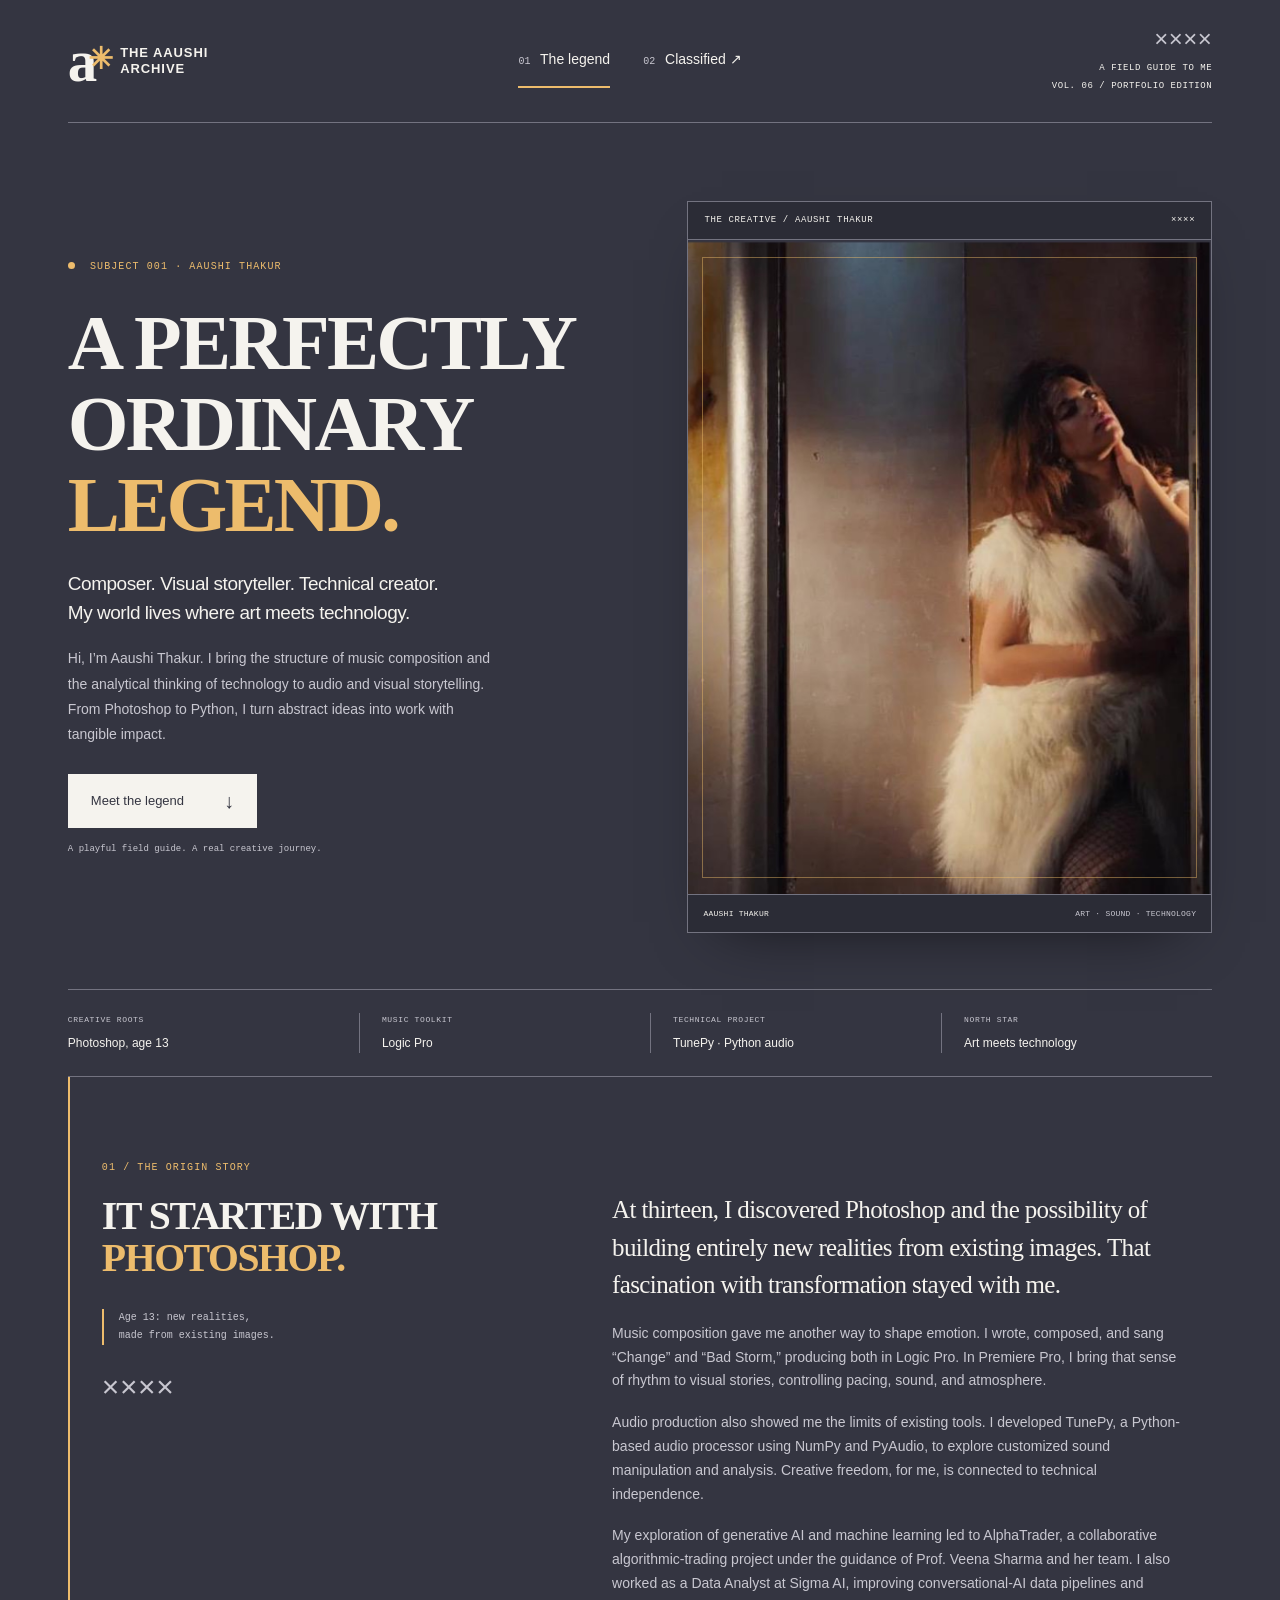
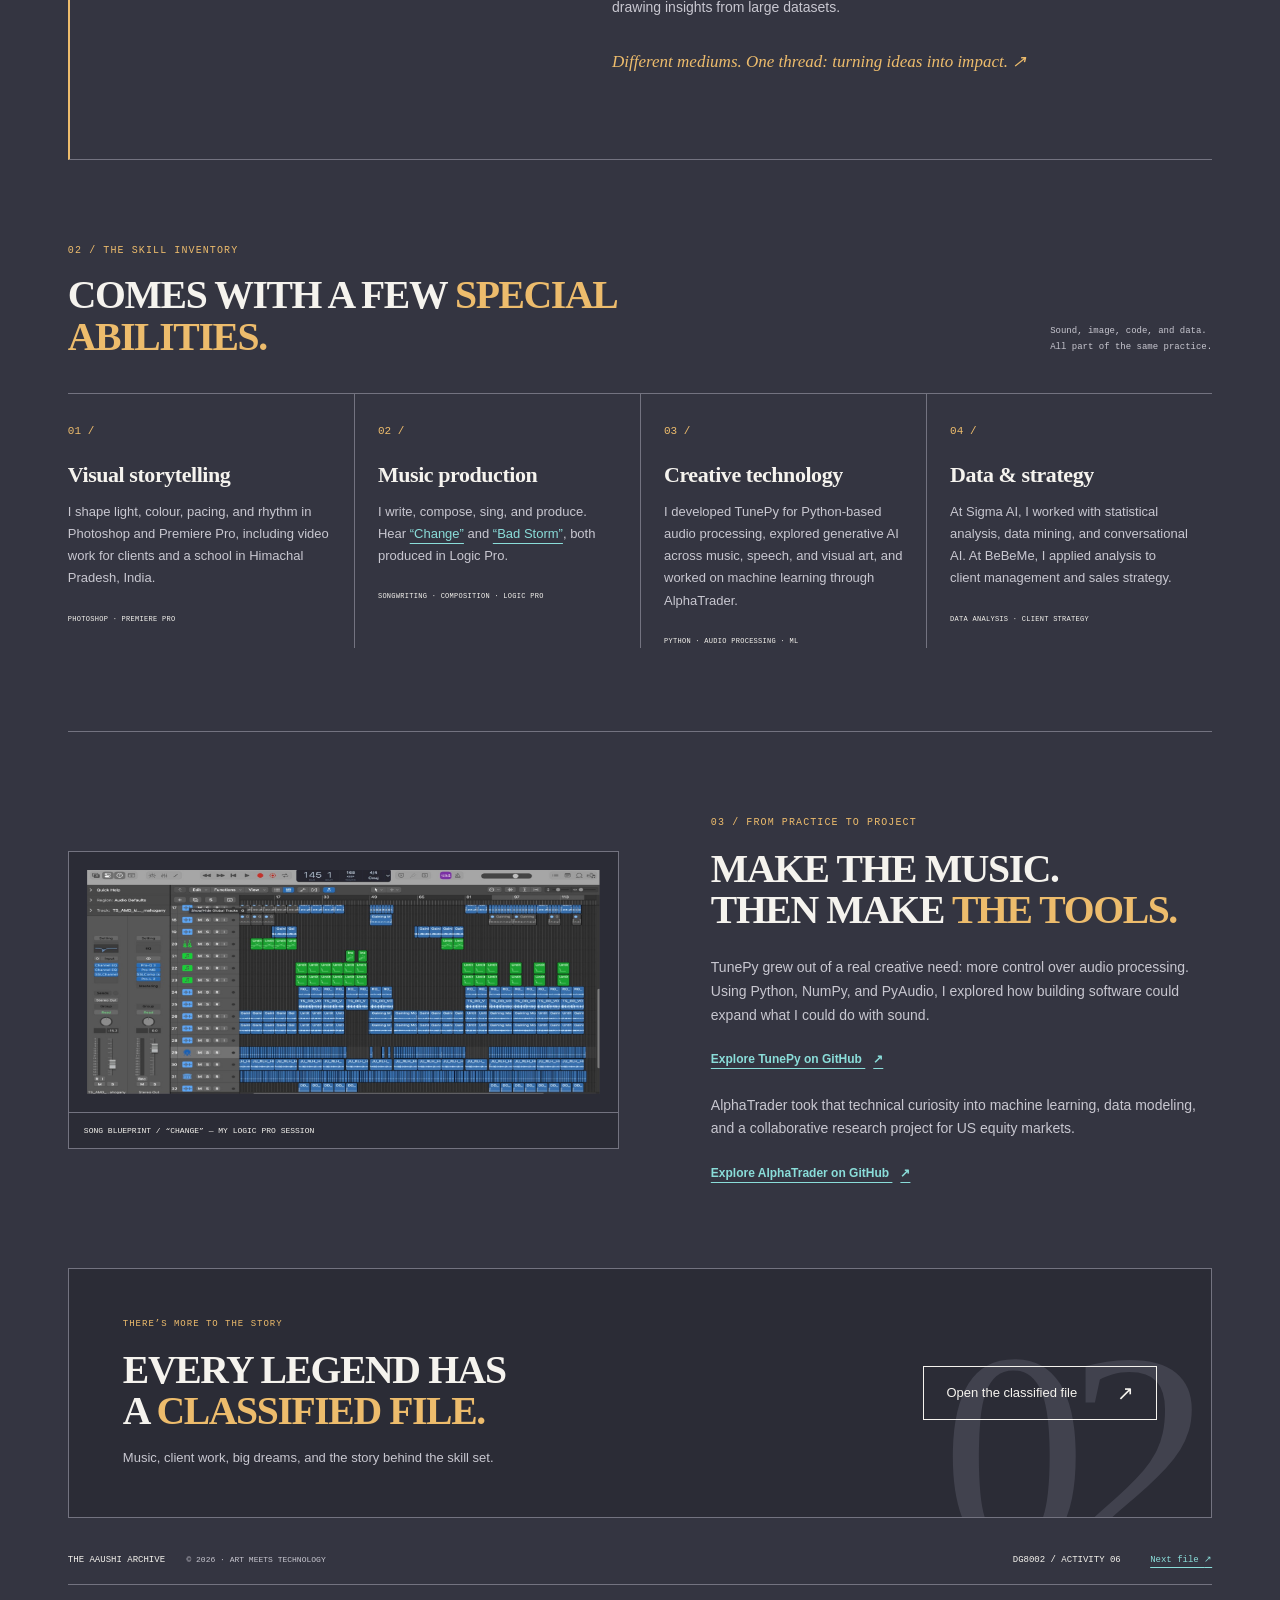
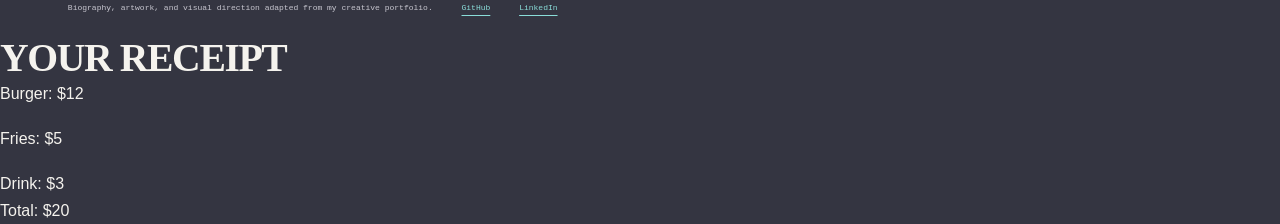
<file: index.html>
<!DOCTYPE html>
<html lang="en">
  <head>
    <meta charset="UTF-8">
    <meta name="viewport" content="width=device-width, initial-scale=1.0">
    <meta name="description" content="Meet Aaushi Thakur: composer, visual storyteller, and technical creator. Explore her journey through Photoshop, music production, Python audio tools, and machine learning.">
    <meta name="theme-color" content="#343541">
    <title>The Aaushi Archive — A Totally Accurate Guide to Me</title>
    <link rel="icon" href="assets/favicon.svg" type="image/svg+xml">
    <link rel="stylesheet" href="style.css">
  </head>
  <body>
    <a class="skip-link" href="#main">Skip to content</a>
    <div class="page-shell">
      <header class="site-header">
        <a class="brand" href="index.html" aria-label="The Aaushi Archive — home"><span class="brand-mark" aria-hidden="true">a<span>✳</span></span><span>THE AAUSHI<br>ARCHIVE</span></a>
        <nav aria-label="Main navigation">
          <a href="index.html" aria-current="page"><span class="nav-number">01</span> The legend</a>
          <a href="Classified.html"><span class="nav-number">02</span> Classified <span aria-hidden="true">↗</span></a>
        </nav>
        <span class="header-note">A FIELD GUIDE TO ME<br>VOL. 06 / PORTFOLIO EDITION</span>
      </header>
      <main id="main">
        <section class="hero" aria-labelledby="intro-title">
          <div class="hero-copy">
            <p class="eyebrow"><span class="status-dot" aria-hidden="true"></span> SUBJECT 001 · AAUSHI THAKUR</p>
            <h1 id="intro-title">A perfectly<br>ordinary<br><em>legend.</em></h1>
            <p class="hero-description">Composer. Visual storyteller. Technical creator.<br class="desktop-break"> My world lives where art meets technology.</p>
            <p class="intro-note">Hi, I’m Aaushi Thakur. I bring the structure of music composition and the analytical thinking of technology to audio and visual storytelling. From Photoshop to Python, I turn abstract ideas into work with tangible impact.</p>
            <a class="button" href="#origin">Meet the legend <span aria-hidden="true">↓</span></a>
            <p class="small-note">A playful field guide. A real creative journey.</p>
          </div>
          <figure class="portrait-figure">
            <div class="portrait-label">
              <span>THE CREATIVE / AAUSHI THAKUR</span>
              <span aria-hidden="true">××××</span>
            </div>
            <img src="assets/aaushi-white-fur-portrait.jpg" width="2093" height="1420" fetchpriority="high" decoding="async" alt="Portrait of Aaushi Thakur wearing white fur against an industrial metal wall in warm, moody light.">
            <figcaption><span>AAUSHI THAKUR</span><span>ART · SOUND · TECHNOLOGY</span></figcaption>
          </figure>
        </section>
        <div class="specimen-strip" role="group" aria-label="Creative profile at a glance">
          <p><span>CREATIVE ROOTS</span> Photoshop, age 13</p>
          <p><span>MUSIC TOOLKIT</span> Logic Pro</p>
          <p><span>TECHNICAL PROJECT</span> TunePy · Python audio</p>
          <p><span>NORTH STAR</span> Art meets technology</p>
        </div>
        <section class="origin-section section-space" id="origin" aria-labelledby="origin-title">
          <div class="section-intro">
            <p class="eyebrow">01 / THE ORIGIN STORY</p>
            <h2 id="origin-title">It started with<br><em>Photoshop.</em></h2>
            <p class="margin-note">Age 13: new realities,<br>made from existing images.</p>
          </div>
          <div class="origin-story">
            <p class="lead">At thirteen, I discovered Photoshop and the possibility of building entirely new realities from existing images. That fascination with transformation stayed with me.</p>
            <p>Music composition gave me another way to shape emotion. I wrote, composed, and sang “Change” and “Bad Storm,” producing both in Logic Pro. In Premiere Pro, I bring that sense of rhythm to visual stories, controlling pacing, sound, and atmosphere.</p>
            <p>Audio production also showed me the limits of existing tools. I developed TunePy, a Python-based audio processor using NumPy and PyAudio, to explore customized sound manipulation and analysis. Creative freedom, for me, is connected to technical independence.</p>
            <p>My exploration of generative AI and machine learning led to AlphaTrader, a collaborative algorithmic-trading project under the guidance of Prof. Veena Sharma and her team. I also worked as a Data Analyst at Sigma AI, improving conversational-AI data pipelines and drawing insights from large datasets.</p>
            <p class="handwritten-note">Different mediums. One thread: turning ideas into impact. <span aria-hidden="true">↗</span></p>
          </div>
        </section>
        <section class="abilities-section section-space" id="abilities" aria-labelledby="abilities-title">
          <div class="section-heading">
            <div>
              <p class="eyebrow">02 / THE SKILL INVENTORY</p>
              <h2 id="abilities-title">Comes with a few <em>special abilities.</em></h2>
            </div>
            <p>Sound, image, code, and data.<br>All part of the same practice.</p>
          </div>
          <ul class="ability-list">
            <li>
              <span class="ability-number" aria-hidden="true">01 /</span>
              <h3>Visual storytelling</h3>
              <p>I shape light, colour, pacing, and rhythm in Photoshop and Premiere Pro, including video work for clients and a school in Himachal Pradesh, India.</p>
              <span class="skill-tag">PHOTOSHOP · PREMIERE PRO</span>
            </li>
            <li>
              <span class="ability-number" aria-hidden="true">02 /</span>
              <h3>Music production</h3>
              <p>I write, compose, sing, and produce. Hear <a href="https://drive.google.com/file/d/1lHbzd5vDPGWAVxZkyqDGx-YclH-ZQ3bs/view?usp=drive_link">“Change”</a> and <a href="https://drive.google.com/file/d/1rEpAM7dPAzWZSKZntVN8o9pRgcnhwko2/view?usp=drive_link">“Bad Storm”</a>, both produced in Logic Pro.</p>
              <span class="skill-tag">SONGWRITING · COMPOSITION · LOGIC PRO</span>
            </li>
            <li>
              <span class="ability-number" aria-hidden="true">03 /</span>
              <h3>Creative technology</h3>
              <p>I developed TunePy for Python-based audio processing, explored generative AI across music, speech, and visual art, and worked on machine learning through AlphaTrader.</p>
              <span class="skill-tag">PYTHON · AUDIO PROCESSING · ML</span>
            </li>
            <li>
              <span class="ability-number" aria-hidden="true">04 /</span>
              <h3>Data &amp; strategy</h3>
              <p>At Sigma AI, I worked with statistical analysis, data mining, and conversational AI. At BeBeMe, I applied analysis to client management and sales strategy.</p>
              <span class="skill-tag">DATA ANALYSIS · CLIENT STRATEGY</span>
            </li>
          </ul>
        </section>
        <section class="workshop-section section-space" aria-labelledby="workshop-title">
          <figure class="workshop-image">
            <img src="assets/portfolio-change-session.jpg" width="1576" height="688" loading="lazy" alt="The Logic Pro production session for Aaushi’s song Change, showing layered blue and green tracks arranged along the timeline.">
            <figcaption>SONG BLUEPRINT / “CHANGE” — MY LOGIC PRO SESSION</figcaption>
          </figure>
          <div class="workshop-copy">
            <p class="eyebrow">03 / FROM PRACTICE TO PROJECT</p>
            <h2 id="workshop-title">Make the music.<br>Then make <em>the tools.</em></h2>
            <p>TunePy grew out of a real creative need: more control over audio processing. Using Python, NumPy, and PyAudio, I explored how building software could expand what I could do with sound.</p>
            <a class="text-link" href="https://github.com/aaushithakur/TunePy">Explore TunePy on GitHub <span aria-hidden="true">↗</span></a>
            <p>AlphaTrader took that technical curiosity into machine learning, data modeling, and a collaborative research project for US equity markets.</p>
            <a class="text-link" href="https://github.com/aaushithakur/AlphaTrader">Explore AlphaTrader on GitHub <span aria-hidden="true">↗</span></a>
          </div>
        </section>
        <section class="next-file" aria-labelledby="next-title">
          <div>
            <p class="eyebrow">THERE’S MORE TO THE STORY</p>
            <h2 id="next-title">Every legend has<br>a <em>classified file.</em></h2>
            <p>Music, client work, big dreams, and the story behind the skill set.</p>
          </div>
          <a class="button button-light" href="Classified.html">Open the classified file <span aria-hidden="true">↗</span></a>
          <span class="file-number" aria-hidden="true">02</span>
        </section>
      </main>
      <footer class="site-footer">
        <p>THE AAUSHI ARCHIVE <span>© 2026 · ART MEETS TECHNOLOGY</span></p>
        <p>DG8002 / ACTIVITY 06 <a href="Classified.html">Next file <span aria-hidden="true">↗</span></a></p>
        <p class="footer-disclaimer">Biography, artwork, and visual direction adapted from my creative portfolio. <a href="https://github.com/aaushithakur">GitHub</a> <a href="https://www.linkedin.com/in/aaushi-thakur/">LinkedIn</a></p>
      </footer>
    </div>
  <h2>Your receipt</h2>
<div id="receipt-items"></div>
<p id="receipt-total"></p>
  <script>
  const order = [];

  const menu = {
    Burger: 12,
    Pizza: 15,
    Salad: 9,
    Fries: 5,
    Drink: 3
  };

  function add_item_to_order(item) {
    order.push(item);
  }

  function calculate_total(items) {
    let total = 0;

    for (const item of items) {
      console.log(item);
      total += item;
    }

    return total;
  }

  add_item_to_order(menu["Burger"]);
  add_item_to_order(menu["Fries"]);
  add_item_to_order(menu["Drink"]);
document.getElementById("receipt-items").innerHTML = `
  <p>Burger: $${menu["Burger"]}</p>
  <p>Fries: $${menu["Fries"]}</p>
  <p>Drink: $${menu["Drink"]}</p>
`;

document.getElementById("receipt-total").textContent =
  `Total: $${calculate_total(order)}`; 
  console.log(order);
  console.log("Total: " + calculate_total(order));
</script>
  </body>
</html>
</file>
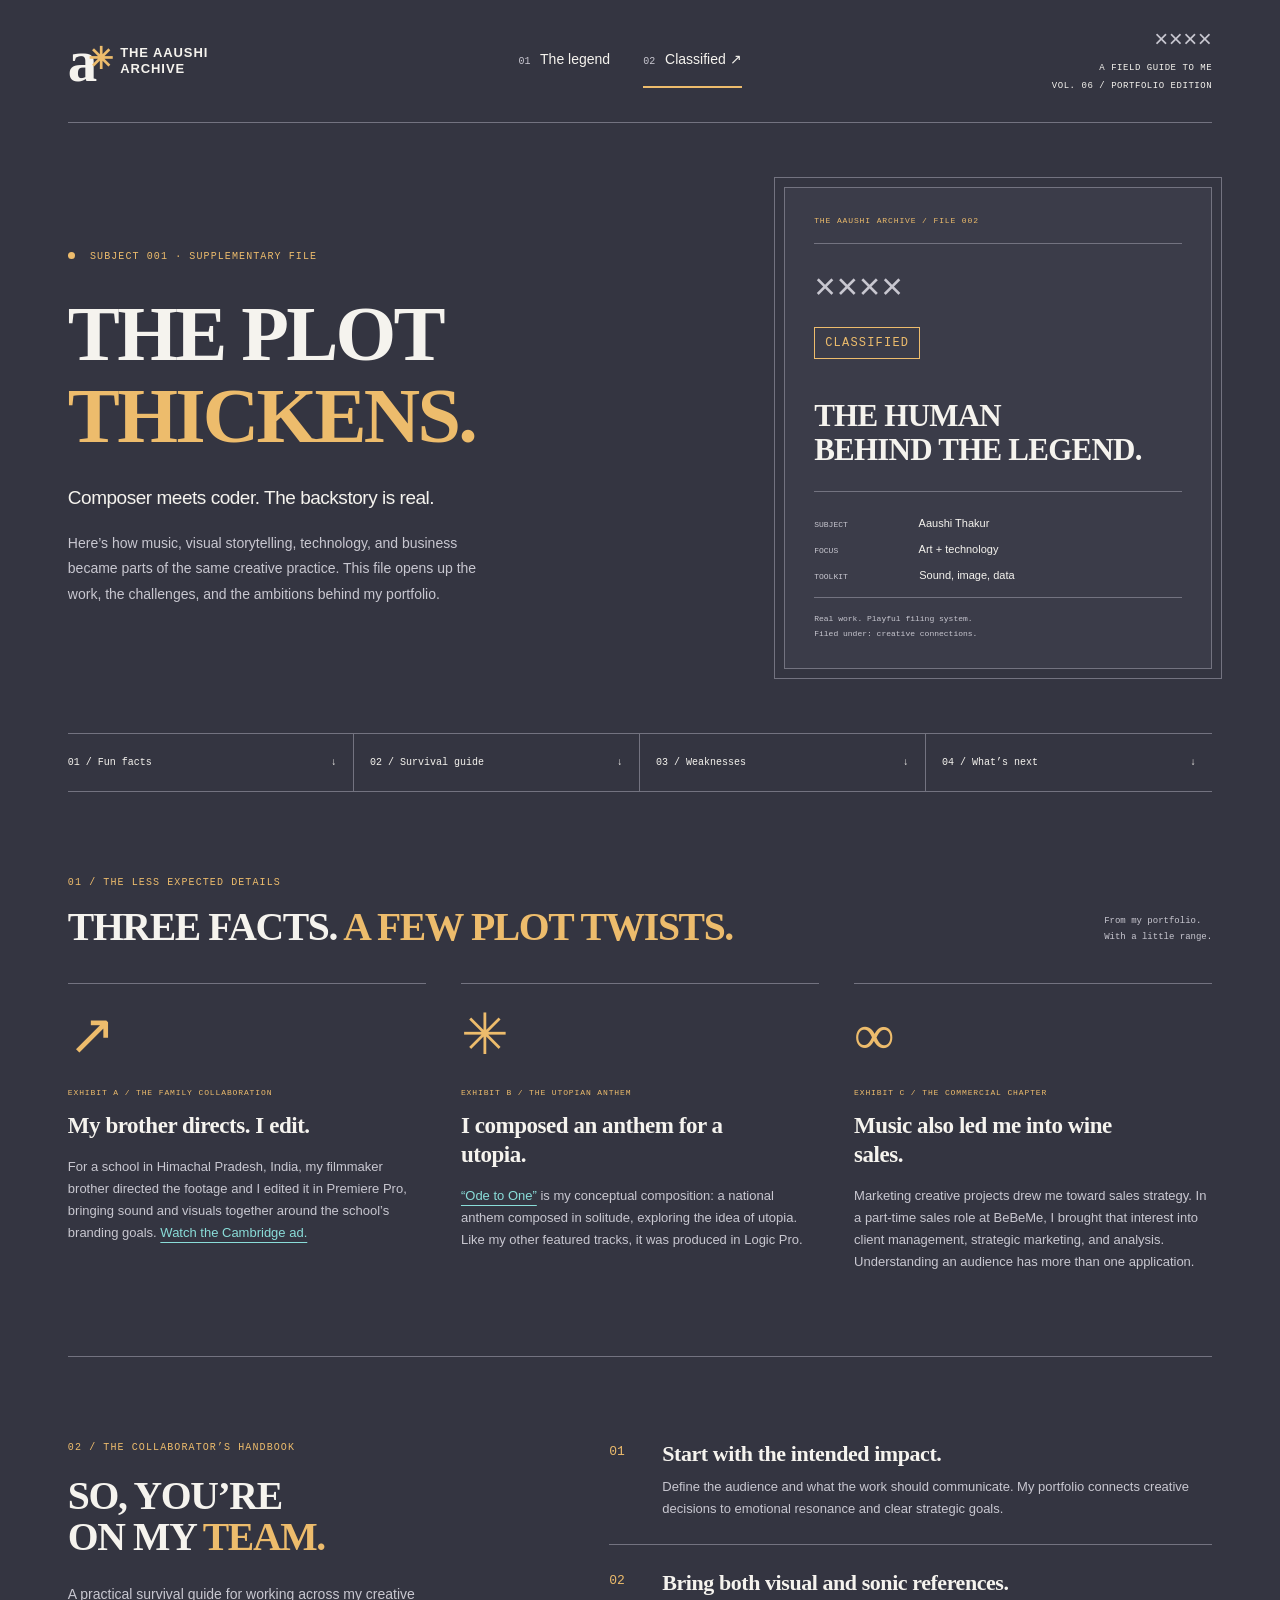
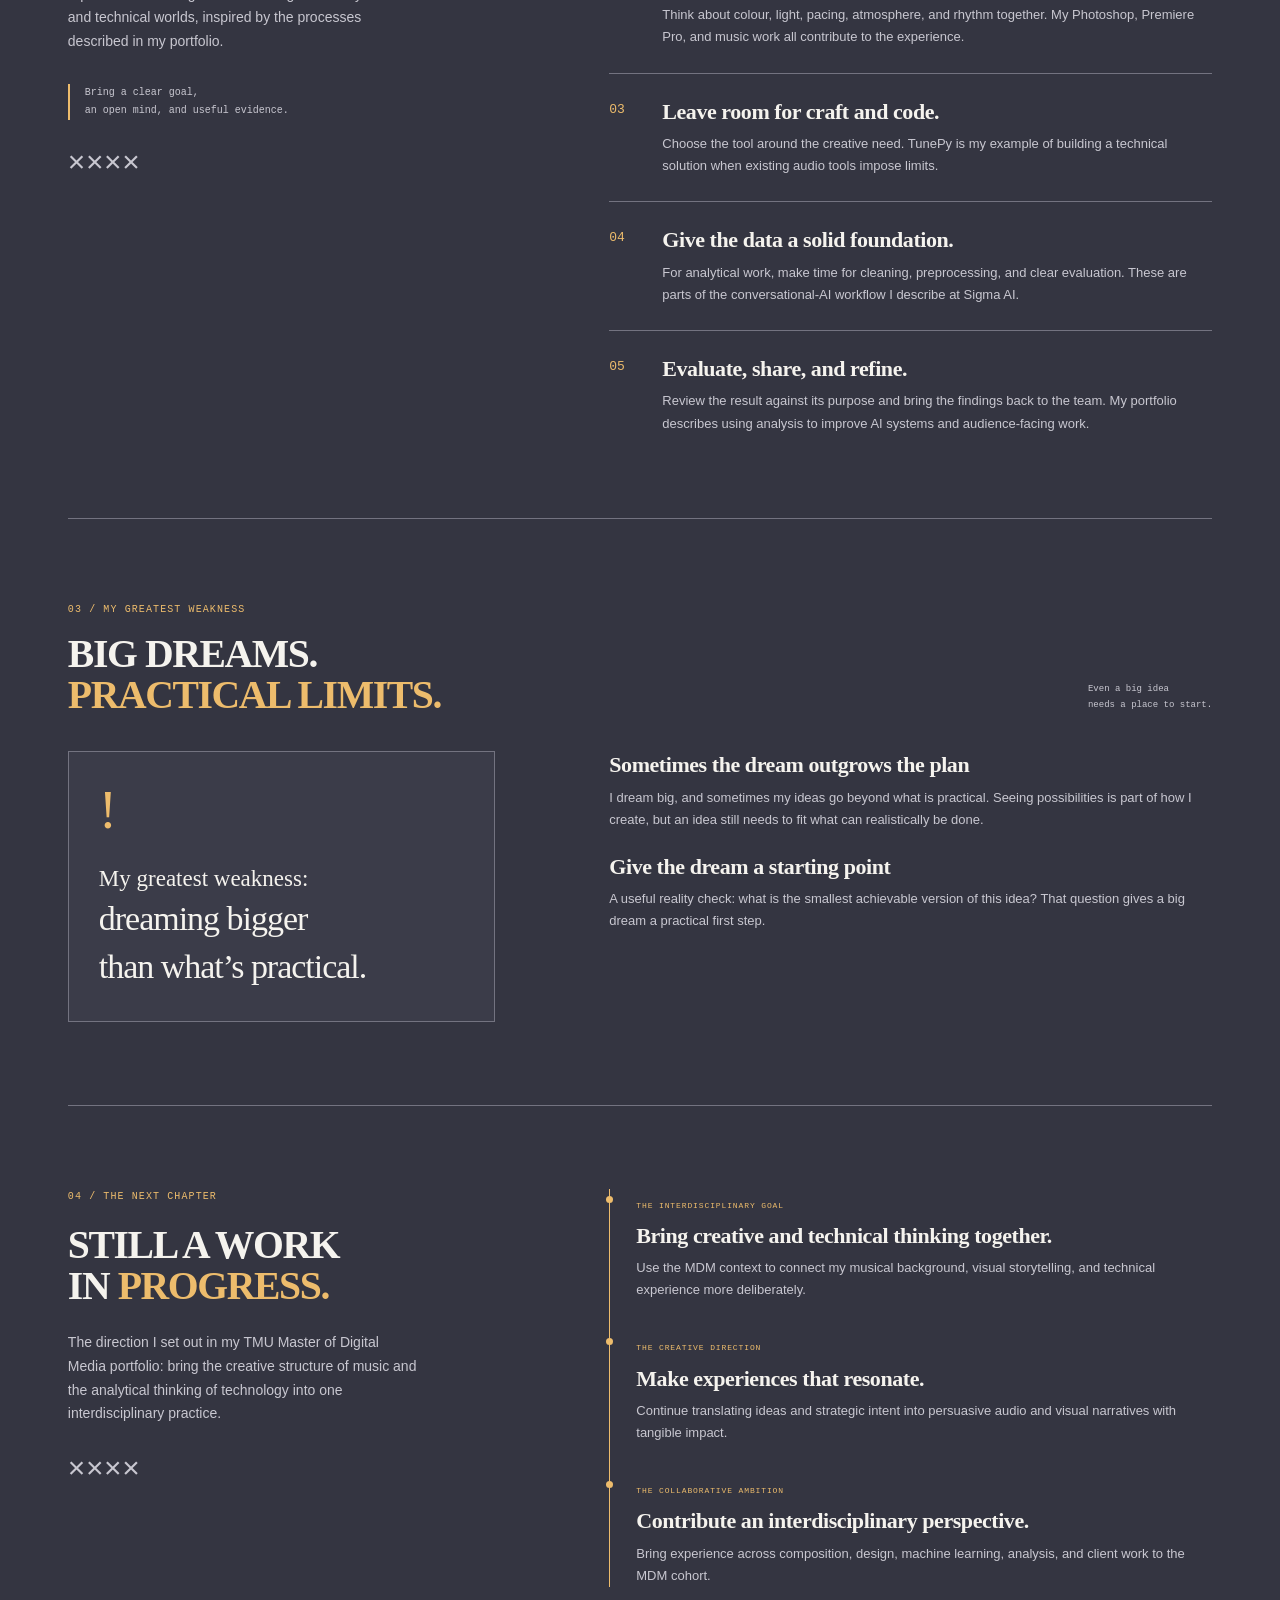
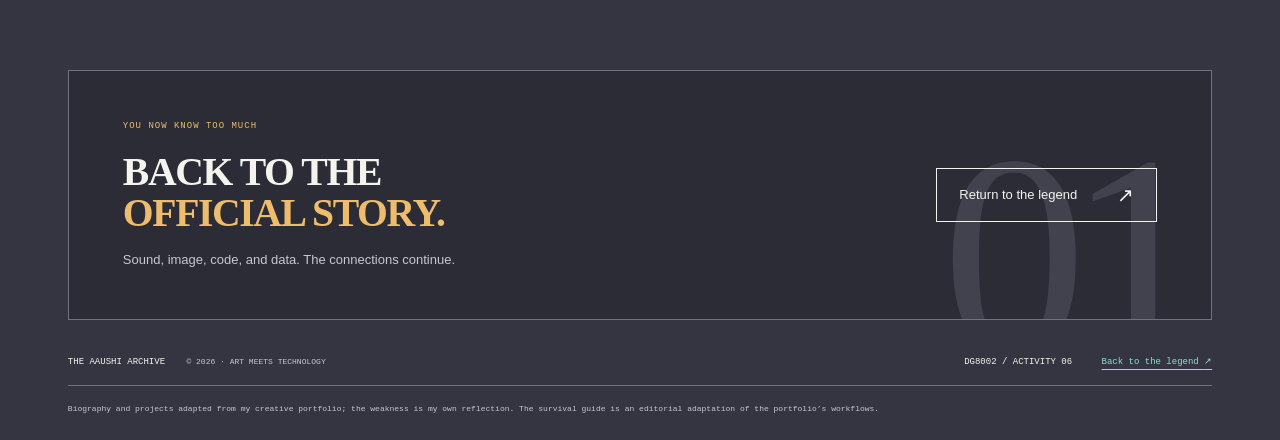
<file: Classified.html>
<!DOCTYPE html>
<html lang="en">
  <head>
    <meta charset="UTF-8">
    <meta name="viewport" content="width=device-width, initial-scale=1.0">
    <meta name="description" content="The story behind Aaushi Thakur’s music, client video work, data analysis, and creative technology: three facts, a collaboration guide, a personal weakness, and ambitions.">
    <meta name="theme-color" content="#343541">
    <title>Classified — The Aaushi Archive</title>
    <link rel="icon" href="assets/favicon.svg" type="image/svg+xml">
    <link rel="stylesheet" href="style.css">
  </head>
  <body>
    <a class="skip-link" href="#main">Skip to content</a>
    <div class="page-shell">
      <header class="site-header">
        <a class="brand" href="index.html" aria-label="The Aaushi Archive — home"><span class="brand-mark" aria-hidden="true">a<span>✳</span></span><span>THE AAUSHI<br>ARCHIVE</span></a>
        <nav aria-label="Main navigation">
          <a href="index.html"><span class="nav-number">01</span> The legend</a>
          <a href="Classified.html" aria-current="page"><span class="nav-number">02</span> Classified <span aria-hidden="true">↗</span></a>
        </nav>
        <span class="header-note">A FIELD GUIDE TO ME<br>VOL. 06 / PORTFOLIO EDITION</span>
      </header>
      <main id="main">
        <section class="classified-hero" aria-labelledby="classified-title">
          <div>
            <p class="eyebrow"><span class="status-dot" aria-hidden="true"></span> SUBJECT 001 · SUPPLEMENTARY FILE</p>
            <h1 id="classified-title">The plot<br><em>thickens.</em></h1>
            <p class="hero-description">Composer meets coder. The backstory is real.</p>
            <p class="intro-note">Here’s how music, visual storytelling, technology, and business became parts of the same creative practice. This file opens up the work, the challenges, and the ambitions behind my portfolio.</p>
          </div>
          <div class="dossier-cover" role="group" aria-label="Classified dossier for Aaushi Thakur">
            <p class="eyebrow">THE AAUSHI ARCHIVE / FILE 002</p>
            <span class="dossier-symbol" aria-hidden="true">××××</span>
            <p class="restricted-stamp">CLASSIFIED</p>
            <p class="dossier-title">THE HUMAN<br>BEHIND THE LEGEND.</p>
            <div class="dossier-details">
              <p><span>SUBJECT</span> Aaushi Thakur</p>
              <p><span>FOCUS</span> Art + technology</p>
              <p><span>TOOLKIT</span> Sound, image, data</p>
            </div>
            <p class="small-note">Real work. Playful filing system.<br>Filed under: creative connections.</p>
          </div>
        </section>
        <nav class="section-nav" aria-label="Sections in the classified file">
          <a href="#facts">01 / Fun facts <span aria-hidden="true">↓</span></a>
          <a href="#survival">02 / Survival guide <span aria-hidden="true">↓</span></a>
          <a href="#weaknesses">03 / Weaknesses <span aria-hidden="true">↓</span></a>
          <a href="#ambitions">04 / What’s next <span aria-hidden="true">↓</span></a>
        </nav>
        <section class="facts-section section-space" id="facts" aria-labelledby="facts-title">
          <div class="section-heading">
            <div>
              <p class="eyebrow">01 / THE LESS EXPECTED DETAILS</p>
              <h2 id="facts-title">Three facts. <em>A few plot twists.</em></h2>
            </div>
            <p>From my portfolio.<br>With a little range.</p>
          </div>
          <ul class="facts-list">
            <li>
              <span class="fact-symbol" aria-hidden="true">↗</span>
              <p class="eyebrow">EXHIBIT A / THE FAMILY COLLABORATION</p>
              <h3>My brother directs. I edit.</h3>
              <p>For a school in Himachal Pradesh, India, my filmmaker brother directed the footage and I edited it in Premiere Pro, bringing sound and visuals together around the school’s branding goals. <a href="https://drive.google.com/file/d/1PXL1bGJLxq_14aRHw0tkdEyNcpTyWgCM/view?usp=drive_link">Watch the Cambridge ad.</a></p>
            </li>
            <li>
              <span class="fact-symbol" aria-hidden="true">✳</span>
              <p class="eyebrow">EXHIBIT B / THE UTOPIAN ANTHEM</p>
              <h3>I composed an anthem for a utopia.</h3>
              <p><a href="https://drive.google.com/file/d/14qhm6WdURDTGvPQ_1HZztXVKetb2SXXg/view?usp=drive_link">“Ode to One”</a> is my conceptual composition: a national anthem composed in solitude, exploring the idea of utopia. Like my other featured tracks, it was produced in Logic Pro.</p>
            </li>
            <li>
              <span class="fact-symbol" aria-hidden="true">∞</span>
              <p class="eyebrow">EXHIBIT C / THE COMMERCIAL CHAPTER</p>
              <h3>Music also led me into wine sales.</h3>
              <p>Marketing creative projects drew me toward sales strategy. In a part-time sales role at BeBeMe, I brought that interest into client management, strategic marketing, and analysis. Understanding an audience has more than one application.</p>
            </li>
          </ul>
        </section>
        <section class="survival-section section-space" id="survival" aria-labelledby="survival-title">
          <div class="section-intro">
            <p class="eyebrow">02 / THE COLLABORATOR’S HANDBOOK</p>
            <h2 id="survival-title">So, you’re<br>on my <em>team.</em></h2>
            <p>A practical survival guide for working across my creative and technical worlds, inspired by the processes described in my portfolio.</p>
            <p class="margin-note">Bring a clear goal,<br>an open mind, and useful evidence.</p>
          </div>
          <ol class="survival-list">
            <li>
              <h3>Start with the intended impact.</h3>
              <p>Define the audience and what the work should communicate. My portfolio connects creative decisions to emotional resonance and clear strategic goals.</p>
            </li>
            <li>
              <h3>Bring both visual and sonic references.</h3>
              <p>Think about colour, light, pacing, atmosphere, and rhythm together. My Photoshop, Premiere Pro, and music work all contribute to the experience.</p>
            </li>
            <li>
              <h3>Leave room for craft and code.</h3>
              <p>Choose the tool around the creative need. TunePy is my example of building a technical solution when existing audio tools impose limits.</p>
            </li>
            <li>
              <h3>Give the data a solid foundation.</h3>
              <p>For analytical work, make time for cleaning, preprocessing, and clear evaluation. These are parts of the conversational-AI workflow I describe at Sigma AI.</p>
            </li>
            <li>
              <h3>Evaluate, share, and refine.</h3>
              <p>Review the result against its purpose and bring the findings back to the team. My portfolio describes using analysis to improve AI systems and audience-facing work.</p>
            </li>
          </ol>
        </section>
        <section class="weakness-section section-space" id="weaknesses" aria-labelledby="weaknesses-title">
          <div class="section-heading">
            <div>
              <p class="eyebrow">03 / MY GREATEST WEAKNESS</p>
              <h2 id="weaknesses-title">Big dreams.<br><em>Practical limits.</em></h2>
            </div>
            <p>Even a big idea<br>needs a place to start.</p>
          </div>
          <div class="weakness-grid">
            <p class="weakness-callout"><span aria-hidden="true">!</span>My greatest weakness:<br><strong>dreaming bigger<br> than what’s practical.</strong></p>
            <div class="weakness-copy">
              <h3>Sometimes the dream outgrows the plan</h3>
              <p>I dream big, and sometimes my ideas go beyond what is practical. Seeing possibilities is part of how I create, but an idea still needs to fit what can realistically be done.</p>
              <h3>Give the dream a starting point</h3>
              <p>A useful reality check: what is the smallest achievable version of this idea? That question gives a big dream a practical first step.</p>
            </div>
          </div>
        </section>
        <section class="ambitions-section section-space" id="ambitions" aria-labelledby="ambitions-title">
          <div class="section-intro">
            <p class="eyebrow">04 / THE NEXT CHAPTER</p>
            <h2 id="ambitions-title">Still a work<br>in <em>progress.</em></h2>
            <p>The direction I set out in my TMU Master of Digital Media portfolio: bring the creative structure of music and the analytical thinking of technology into one interdisciplinary practice.</p>
          </div>
          <ul class="ambitions-list">
            <li>
              <span class="eyebrow">THE INTERDISCIPLINARY GOAL</span>
              <h3>Bring creative and technical thinking together.</h3>
              <p>Use the MDM context to connect my musical background, visual storytelling, and technical experience more deliberately.</p>
            </li>
            <li>
              <span class="eyebrow">THE CREATIVE DIRECTION</span>
              <h3>Make experiences that resonate.</h3>
              <p>Continue translating ideas and strategic intent into persuasive audio and visual narratives with tangible impact.</p>
            </li>
            <li>
              <span class="eyebrow">THE COLLABORATIVE AMBITION</span>
              <h3>Contribute an interdisciplinary perspective.</h3>
              <p>Bring experience across composition, design, machine learning, analysis, and client work to the MDM cohort.</p>
            </li>
          </ul>
        </section>
        <section class="next-file" aria-labelledby="return-title">
          <div>
            <p class="eyebrow">YOU NOW KNOW TOO MUCH</p>
            <h2 id="return-title">Back to the<br><em>official story.</em></h2>
            <p>Sound, image, code, and data. The connections continue.</p>
          </div>
          <a class="button button-light" href="index.html">Return to the legend <span aria-hidden="true">↗</span></a>
          <span class="file-number" aria-hidden="true">01</span>
        </section>
      </main>
      <footer class="site-footer">
        <p>THE AAUSHI ARCHIVE <span>© 2026 · ART MEETS TECHNOLOGY</span></p>
        <p>DG8002 / ACTIVITY 06 <a href="index.html">Back to the legend <span aria-hidden="true">↗</span></a></p>
        <p class="footer-disclaimer">Biography and projects adapted from my creative portfolio; the weakness is my own reflection. The survival guide is an editorial adaptation of the portfolio’s workflows.</p>
      </footer>
    </div>
  </body>
</html>
</file>
<file: style.css>
/* Portfolio edition: charcoal, ivory serif type, fine frames, teal, and gold. */
:root {
  color-scheme: dark;
  --paper: #343541;
  --ink: #f5f3ee;
  --muted: #c8c7d0;
  --accent: #edbc6c;
  --link: #8addd9;
  --line: #737380;
  --wash: #3b3c49;
  --surface: #2b2c36;
  --serif: "Times New Roman", Georgia, serif;
  --sans: "Avenir Next", Avenir, "Segoe UI", sans-serif;
  --mono: "SFMono-Regular", Consolas, "Liberation Mono", monospace;
}
* { box-sizing: border-box; }
html { scroll-behavior: smooth; scroll-padding-top: 24px; }
body { margin: 0; color: var(--ink); background: var(--paper); font-family: var(--sans); font-size: 16px; line-height: 1.7; }
::selection { color: var(--paper); background: var(--ink); }
a { color: inherit; text-underline-offset: 5px; }
a:hover { color: var(--accent); }
a:focus-visible { outline: 3px solid var(--accent); outline-offset: 6px; }
.ability-list a, .facts-list a, .text-link, .site-footer a { color: var(--link); }
.ability-list a:hover, .facts-list a:hover, .text-link:hover, .site-footer a:hover { color: var(--accent); }
img { display: block; max-width: 100%; height: auto; }
figure, p, h1, h2, h3 { margin: 0; }
p + p { margin-top: 18px; }
h1, h2 { font-family: var(--serif); font-weight: 700; letter-spacing: -0.035em; line-height: 1.04; text-transform: uppercase; }
h1 { font-size: clamp(52px, 6.1vw, 92px); }
h2 { font-size: clamp(32px, 3.1vw, 46px); }
h3 { font-family: var(--serif); font-size: 22px; line-height: 1.25; font-weight: 700; letter-spacing: -0.02em; }
em { color: var(--accent); font-style: normal; font-weight: inherit; }
.page-shell { max-width: 1512px; margin-inline: auto; padding-inline: clamp(22px, 5.3vw, 80px); }
.skip-link { position: fixed; top: -100px; left: 20px; z-index: 10; padding: 12px 22px; color: var(--paper); background: var(--ink); }
.skip-link:focus { top: 12px; }
.site-header { min-height: 123px; display: flex; align-items: center; gap: 35px; border-bottom: 1px solid var(--line); }
.brand { display: flex; align-items: center; gap: 12px; text-decoration: none; font-size: 13px; font-weight: 750; line-height: 1.25; letter-spacing: 0.07em; }
.brand-mark { font-family: var(--serif); font-weight: 700; font-size: 59px; letter-spacing: -0.12em; line-height: 1; }
.brand-mark span { display: inline-block; color: var(--accent); font-family: var(--sans); font-size: 30px; transform: translate(-2px, -12px); }
.site-header nav { display: flex; align-self: stretch; align-items: center; gap: 33px; margin-inline: auto; }
.site-header nav a { padding: 14px 0; text-decoration: none; font-size: 14px; border-bottom: 2px solid transparent; }
.site-header nav a[aria-current="page"] { border-color: var(--accent); }
.nav-number { font-family: var(--mono); font-size: 10px; color: var(--muted); margin-right: 6px; }
.header-note { font-family: var(--mono); font-size: 9px; letter-spacing: 0.06em; text-align: right; line-height: 1.9; }
.header-note::before { content: "××××"; display: block; color: var(--muted); font-family: var(--sans); font-size: 24px; font-weight: 200; letter-spacing: 0.02em; line-height: 1; margin-bottom: 9px; }
.hero { display: grid; grid-template-columns: 1.05fr 1fr; gap: 6%; align-items: center; padding-block: 60px 56px; }
.eyebrow { color: var(--accent); font-family: var(--mono); font-size: 10px; letter-spacing: 0.11em; line-height: 1.6; font-weight: 500; }
.status-dot { display: inline-block; width: 7px; height: 7px; border-radius: 50%; background: var(--accent); margin-right: 8px; }
.hero h1 { margin-block: 27px 25px; }
.hero-description { font-size: 19px; line-height: 1.5; letter-spacing: -0.025em; }
.intro-note { max-width: 430px; font-size: 14px; color: var(--muted); line-height: 1.8; margin-top: 19px; }
.button { display: inline-flex; align-items: center; justify-content: space-between; gap: 40px; background: var(--ink); color: var(--paper); padding: 15px 22px; font-size: 13px; text-decoration: none; margin-top: 27px; border: 1px solid var(--ink); transition: background 150ms, color 150ms; }
.button:hover { background: var(--accent); border-color: var(--accent); color: var(--paper); }
.button span { font-size: 20px; line-height: 1; }
.small-note { font-family: var(--mono); font-size: 9px; color: var(--muted); line-height: 1.8; margin-top: 13px; }
.portrait-figure { position: relative; margin-top: 18px; border: 1px solid var(--line); background: var(--surface); box-shadow: 0 24px 60px -35px rgba(0, 0, 0, 0.7); }
.portrait-figure::after { content: ""; position: absolute; inset: 55px 14px 54px; border: 1px solid rgba(237, 188, 108, 0.45); pointer-events: none; }
.portrait-label { display: flex; justify-content: space-between; gap: 12px; border-bottom: 1px solid var(--line); padding: 11px 16px; font-family: var(--mono); font-size: 9px; letter-spacing: 0.07em; }
.portrait-figure img { width: 100%; aspect-ratio: 4 / 5; object-fit: cover; object-position: right center; }
.portrait-figure figcaption { display: flex; justify-content: space-between; gap: 10px; padding: 12px 15px; font-family: var(--mono); font-size: 8px; letter-spacing: 0.03em; border-top: 1px solid var(--line); line-height: 1.7; }
.portrait-figure figcaption span:last-child { color: var(--muted); }
.specimen-strip { display: grid; grid-template-columns: repeat(4, 1fr); border-block: 1px solid var(--line); padding-block: 23px; gap: 20px; }
.specimen-strip p { margin: 0; font-size: 12px; padding-inline: 22px; border-left: 1px solid var(--line); }
.specimen-strip p:first-child { padding-left: 0; border-left: 0; }
.specimen-strip span { display: block; font-family: var(--mono); color: var(--muted); font-size: 8px; letter-spacing: 0.08em; margin-bottom: 6px; }
.section-space { padding-block: 83px; border-bottom: 1px solid var(--line); }
.origin-section, .survival-section, .ambitions-section { display: grid; grid-template-columns: 0.85fr 1.2fr; gap: 10%; }
#origin { border-left: 2px solid var(--accent); padding-inline: clamp(16px, 3vw, 32px); }
.section-intro h2 { margin-block: 20px 24px; }
.section-intro::after { content: "××××"; display: block; margin-top: 27px; color: var(--muted); font-family: var(--sans); font-size: 30px; font-weight: 200; letter-spacing: 0.02em; line-height: 1; }
.section-intro > p:not(.eyebrow):not(.margin-note) { max-width: 350px; color: var(--muted); font-size: 14px; }
.margin-note { border-left: 2px solid var(--accent); padding-left: 15px; font-family: var(--mono); color: var(--muted); font-size: 10px; line-height: 1.8; margin-top: 30px; }
.origin-story { padding-top: 31px; max-width: 610px; }
.origin-story p { font-size: 14px; color: var(--muted); }
.origin-story .lead { font-family: var(--serif); font-size: 25px; line-height: 1.5; letter-spacing: -0.025em; color: var(--ink); }
.origin-story .handwritten-note { color: var(--accent); font-family: var(--serif); font-size: 17px; font-style: italic; margin-top: 28px; }
.section-heading { display: flex; align-items: flex-end; justify-content: space-between; gap: 30px; margin-bottom: 35px; }
.section-heading h2 { max-width: 700px; margin-top: 16px; }
.section-heading > p { font-family: var(--mono); color: var(--muted); font-size: 9px; line-height: 1.8; flex-shrink: 0; margin-bottom: 3px; }
.ability-list { list-style: none; display: grid; grid-template-columns: repeat(4, 1fr); padding: 0; margin: 0; border-top: 1px solid var(--line); }
.ability-list li { padding: 28px 23px 0; border-left: 1px solid var(--line); }
.ability-list li:first-child { padding-left: 0; border-left: 0; }
.ability-number { font-family: var(--mono); color: var(--accent); font-size: 11px; display: block; margin-bottom: 20px; }
.ability-list p { font-size: 13px; color: var(--muted); margin-top: 13px; }
.skill-tag { display: block; font-family: var(--mono); font-size: 7px; letter-spacing: 0.04em; margin-top: 24px; }
.workshop-section { display: grid; grid-template-columns: 1.1fr 1fr; gap: 8%; align-items: center; border-bottom: 0; }
.workshop-image { border: 1px solid var(--line); background: var(--surface); }
.workshop-image img { width: 100%; padding: 18px; }
.workshop-image figcaption { border-top: 1px solid var(--line); padding: 11px 15px; font-family: var(--mono); font-size: 8px; }
.workshop-copy h2 { margin-block: 18px 25px; }
.workshop-copy > p:not(.eyebrow):not(.small-note) { font-size: 14px; color: var(--muted); }
.text-link { display: inline-block; font-size: 12px; margin-top: 22px; font-weight: 600; }
.text-link span { margin-left: 8px; }
.workshop-copy .text-link + p { margin-top: 22px; }
.next-file { display: flex; justify-content: space-between; align-items: center; gap: 30px; position: relative; overflow: hidden; padding: 48px 54px; background: var(--surface); color: var(--ink); border: 1px solid var(--line); }
.next-file > div, .next-file > a { position: relative; z-index: 1; }
.next-file .eyebrow { color: var(--accent); font-size: 9px; }
.next-file h2 { margin-block: 18px 15px; }
.next-file h2 em { color: var(--accent); }
.next-file p:not(.eyebrow) { font-size: 13px; max-width: 400px; color: var(--muted); }
.button-light { background: transparent; color: var(--ink); border-color: var(--ink); margin: 0; flex-shrink: 0; }
.file-number { position: absolute; right: 20px; bottom: -83px; color: #41424e; font-size: 290px; font-family: var(--serif); line-height: 1; letter-spacing: -0.07em; pointer-events: none; }
.site-footer { display: flex; flex-wrap: wrap; justify-content: space-between; gap: 15px; padding-block: 35px 24px; font-family: var(--mono); font-size: 9px; }
.site-footer p { margin: 0; }
.site-footer p > span { margin-left: 16px; color: var(--muted); font-size: 8px; }
.site-footer a { margin-left: 24px; }
.site-footer .footer-disclaimer { width: 100%; font-size: 8px; color: var(--muted); border-top: 1px solid var(--line); padding-top: 16px; }
/* Classified file */
.classified-hero { display: grid; grid-template-columns: 1.15fr 0.85fr; gap: 12%; align-items: center; padding-block: 64px; }
.classified-hero h1 { margin-block: 28px; }
.classified-hero .hero-description { max-width: 400px; }
.dossier-cover { position: relative; background: var(--wash); border: 1px solid var(--line); padding: 27px 29px; outline: 1px solid var(--line); outline-offset: 9px; }
.dossier-cover > .eyebrow { font-size: 8px; border-bottom: 1px solid var(--line); padding-bottom: 15px; }
.dossier-symbol { display: block; color: var(--muted); font-size: 37px; font-weight: 200; line-height: 1; margin-block: 24px 22px; letter-spacing: 0.02em; }
.restricted-stamp { color: var(--accent); border: 1px solid var(--accent); display: inline-block; padding: 5px 10px; font-family: var(--mono); font-size: 12px; font-weight: 500; letter-spacing: 0.1em; margin-bottom: 22px; }
.dossier-title { font-family: var(--serif); font-size: 31px; font-weight: 700; line-height: 1.1; letter-spacing: -0.025em; }
.dossier-details { border-top: 1px solid var(--line); margin-top: 24px; padding-top: 15px; }
.dossier-details p { margin: 7px 0; font-size: 11px; }
.dossier-details span { display: inline-block; width: 102px; font-family: var(--mono); font-size: 8px; color: var(--muted); }
.dossier-cover .small-note { border-top: 1px solid var(--line); padding-top: 14px; font-size: 8px; }
.section-nav { display: grid; grid-template-columns: repeat(4, 1fr); border-block: 1px solid var(--line); }
.section-nav a { display: flex; justify-content: space-between; gap: 10px; text-decoration: none; font-family: var(--mono); font-size: 10px; padding: 20px 16px; border-right: 1px solid var(--line); }
.section-nav a:first-child { padding-left: 0; }
.section-nav a:last-child { border-right: 0; }
.facts-list { display: grid; grid-template-columns: repeat(3, 1fr); gap: 35px; list-style: none; padding: 0; margin: 0; }
.facts-list li { padding-top: 22px; border-top: 1px solid var(--line); }
.fact-symbol { display: block; font-family: var(--serif); font-size: 57px; color: var(--accent); line-height: 1; margin-bottom: 24px; }
.facts-list .eyebrow { font-size: 8px; margin-bottom: 12px; }
.facts-list h3 { max-width: 280px; font-size: 23px; }
.facts-list p:last-child { color: var(--muted); font-size: 13px; margin-top: 15px; }
.survival-list { counter-reset: step; list-style: none; margin: 0; padding: 0; }
.survival-list li { counter-increment: step; padding: 0 0 24px 53px; margin-bottom: 24px; position: relative; border-bottom: 1px solid var(--line); }
.survival-list li:last-child { border-bottom: 0; padding-bottom: 0; margin-bottom: 0; }
.survival-list li::before { content: counter(step, decimal-leading-zero); position: absolute; left: 0; top: 1px; color: var(--accent); font-family: var(--mono); font-size: 13px; }
.survival-list p { font-size: 13px; color: var(--muted); margin-top: 8px; }
.weakness-grid { display: grid; grid-template-columns: 0.85fr 1.2fr; gap: 10%; }
.weakness-callout { padding: 30px; border: 1px solid var(--line); background: var(--wash); font-family: var(--serif); font-size: 23px; line-height: 1.4; }
.weakness-callout > span { display: block; color: var(--accent); font-size: 55px; line-height: 1; margin-bottom: 26px; }
.weakness-callout strong { font-weight: 400; font-size: 34px; letter-spacing: -0.03em; }
.weakness-copy h3:not(:first-child) { margin-top: 22px; }
.weakness-copy p { font-size: 13px; color: var(--muted); margin-top: 8px; }
.ambitions-section { border-bottom: 0; }
.ambitions-list { padding: 0; margin: 0; list-style: none; }
.ambitions-list li { border-left: 1px solid var(--accent); padding: 0 0 30px 26px; position: relative; }
.ambitions-list li:last-child { padding-bottom: 0; }
.ambitions-list li::before { content: ""; position: absolute; left: -4px; top: 7px; width: 7px; height: 7px; background: var(--accent); border-radius: 50%; }
.ambitions-list .eyebrow { color: var(--accent); font-size: 8px; }
.ambitions-list h3 { margin-top: 6px; }
.ambitions-list p { color: var(--muted); font-size: 13px; margin-top: 8px; }
@media (min-width: 1512px) { h1 { font-size: 92px; } }
@media (max-width: 1050px) {
  .header-note { display: none; }
  .site-header nav { margin-left: auto; margin-right: 0; }
  .hero { gap: 5%; }
  .hero-description { font-size: 17px; }
  .intro-note { font-size: 13px; }
  .ability-list { grid-template-columns: repeat(2, 1fr); gap: 30px 0; }
  .ability-list li:nth-child(3) { border-left: 0; padding-left: 0; }
  .section-heading > p { display: none; }
  .section-space { padding-block: 64px; }
  .next-file { padding: 40px 30px; }
  .classified-hero { gap: 7%; }
  .dossier-cover { padding: 24px; }
  .restricted-stamp { font-size: 14px; right: 10px; }
}
@media (max-width: 720px) {
  .site-header { min-height: 96px; gap: 15px; }
  .brand { font-size: 10px; gap: 6px; }
  .brand-mark { font-size: 45px; }
  .brand-mark span { font-size: 23px; }
  .site-header nav { gap: 17px; }
  .site-header nav a { font-size: 12px; }
  .nav-number { display: none; }
  .hero { grid-template-columns: 1fr; gap: 35px; padding-block: 38px; }
  .hero h1 { font-size: clamp(44px, 11.6vw, 72px); }
  .hero-description { font-size: 18px; }
  .intro-note { max-width: 480px; font-size: 14px; }
  .portrait-figure { max-width: 500px; width: calc(100% - 8px); margin: 0; }
  .portrait-figure img { max-height: 520px; object-fit: cover; object-position: right center; }
  .specimen-strip { grid-template-columns: repeat(2, 1fr); gap: 24px 14px; }
  .specimen-strip p { font-size: 11px; padding-left: 14px; }
  .specimen-strip p:nth-child(3) { border-left: 0; padding-left: 0; }
  .origin-section, .survival-section, .ambitions-section, .weakness-grid { grid-template-columns: 1fr; gap: 30px; }
  .section-space { padding-block: 48px; }
  h2 { font-size: clamp(30px, 7.6vw, 40px); }
  .section-intro h2 { margin-top: 14px; }
  .margin-note { margin-top: 23px; }
  .origin-story { padding-top: 0; }
  .origin-story .lead { font-size: 23px; }
  .ability-list li { padding: 22px 16px 0; }
  .ability-list h3 { font-size: 19px; }
  .skill-tag { font-size: 7px; }
  .workshop-section { grid-template-columns: 1fr; gap: 30px; }
  .workshop-image { order: 1; }
  .next-file { flex-direction: column; align-items: flex-start; padding: 32px 24px; gap: 25px; }
  .next-file h2 { font-size: clamp(27px, 7vw, 38px); }
  .next-file p:not(.eyebrow) { max-width: 300px; }
  .file-number { font-size: 240px; bottom: -65px; right: 0; }
  .site-footer { flex-direction: column; gap: 12px; }
  .site-footer p > span { display: block; margin: 5px 0 0; }
  .site-footer .footer-disclaimer { margin-top: 3px; }
  .classified-hero { grid-template-columns: 1fr; padding-block: 38px 46px; gap: 34px; }
  .classified-hero h1 { font-size: clamp(48px, 12vw, 78px); }
  .dossier-cover { max-width: 380px; width: calc(100% - 12px); margin-inline: auto; }
  .section-nav { grid-template-columns: repeat(2, 1fr); }
  .section-nav a { font-size: 9px; }
  .section-nav a:nth-child(2) { border-right: 0; }
  .section-nav a:nth-child(3) { padding-left: 0; }
  .section-nav a:nth-child(-n+2) { border-bottom: 1px solid var(--line); }
  .facts-list { grid-template-columns: 1fr; gap: 28px; }
  .facts-list li { padding-left: 60px; position: relative; }
  .fact-symbol { position: absolute; left: 0; top: 24px; font-size: 40px; }
  .facts-list h3 { max-width: none; }
  .weakness-callout strong br { display: none; }
}
/* Small phones: stack abilities and reset the earlier column-edge exceptions. */
@media (max-width: 480px) {
  .ability-list { grid-template-columns: 1fr; gap: 0; }
  .ability-list li,
  .ability-list li:first-child,
  .ability-list li:nth-child(3) { border-left: 0; padding: 24px 0; }
  .ability-list li + li { border-top: 1px solid var(--line); }
  .skill-tag { font-size: 11px; line-height: 1.6; margin-top: 16px; }
}
@media (prefers-reduced-motion: reduce) {
  html { scroll-behavior: auto; }
  .button { transition: none; }
}
@media print {
  body { --paper: white; --ink: #17171c; --muted: #40404b; --accent: #62431d; --line: #b5b5b5; --wash: #f5f5f5; --link: #1b5357; --surface: white; background: white; color: black; font-size: 11pt; }
  .page-shell { padding: 0; max-width: none; }
  .site-header { min-height: 70px; }
  .site-header nav, .button, .next-file, .section-nav, .skip-link { display: none; }
  .hero, .classified-hero { padding-block: 25px; }
  h1, .hero h1, .classified-hero h1 { font-size: 54pt; }
  h2 { font-size: 28pt; }
  .section-space { padding-block: 25px; }
  .portrait-figure, .workshop-image, .dossier-cover { break-inside: avoid; }
  .portrait-figure { box-shadow: none; }
  .dossier-cover { transform: none; box-shadow: none; }
  .ability-list li, .facts-list li, .survival-list li, .ambitions-list li { break-inside: avoid; }
  a[href^="https://"]::after { content: " (" attr(href) ")"; font-size: 8pt; }
}
</file>
